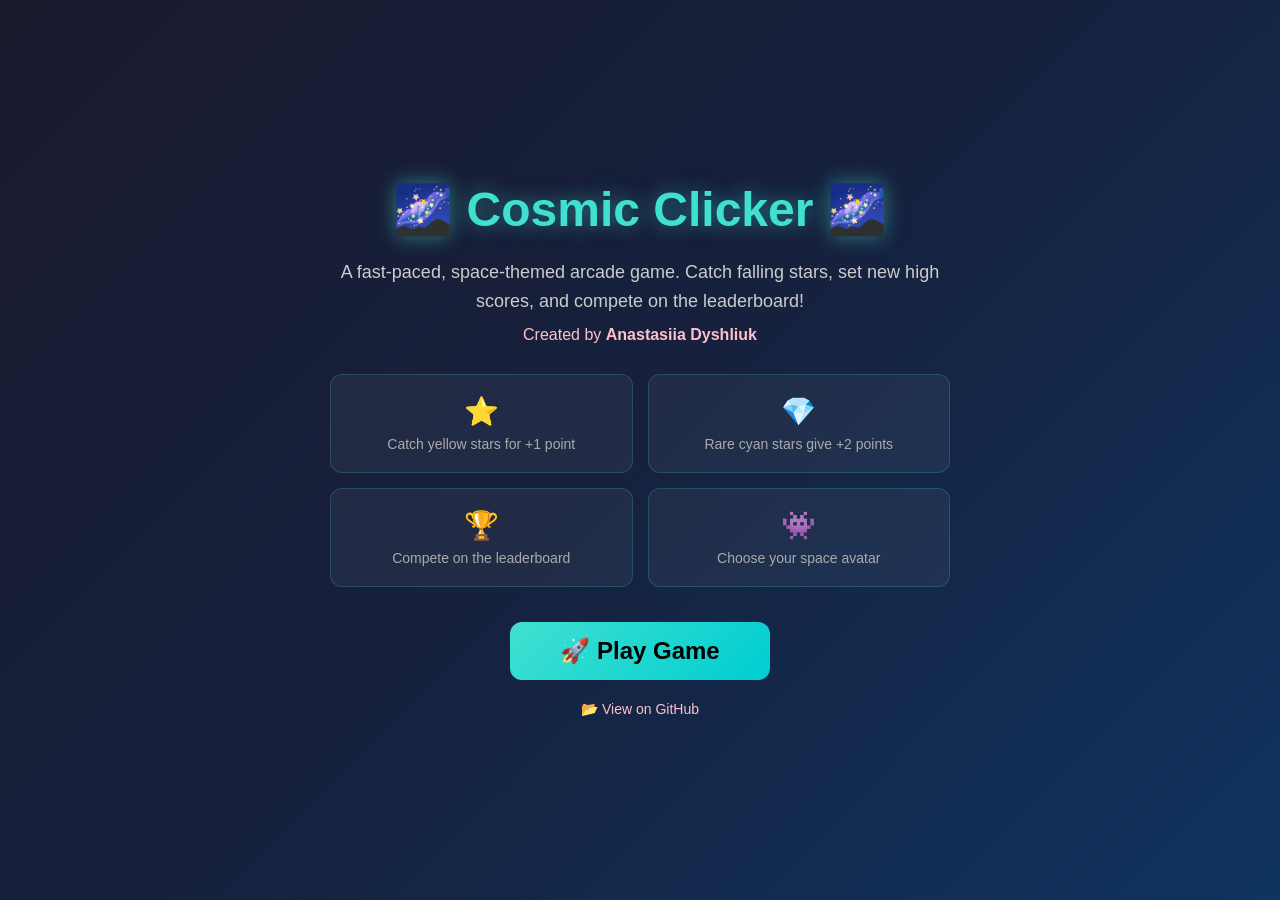
<file: docs/index.html>
<!DOCTYPE html>
<html lang="uk">
<head>
    <meta charset="UTF-8">
    <meta name="viewport" content="width=device-width, initial-scale=1.0">
    <title>Cosmic Clicker 🌌</title>
    <link rel="stylesheet" href="style.css">
</head>
<body>

    <!-- ==================== -->
    <!-- ГОЛОВНА СТОРІНКА -->
    <!-- ==================== -->
    <div id="landing-page">
        <div class="landing-content">
            <h1>🌌 Cosmic Clicker 🌌</h1>
            <p class="landing-description">
                A fast-paced, space-themed arcade game. Catch falling stars,
                set new high scores, and compete on the leaderboard!
            </p>
            <p class="landing-author">Created by <strong>Anastasiia Dyshliuk</strong></p>

            <div class="landing-features">
                <div class="feature-card">
                    <span class="feature-icon">⭐</span>
                    <p>Catch yellow stars for +1 point</p>
                </div>
                <div class="feature-card">
                    <span class="feature-icon">💎</span>
                    <p>Rare cyan stars give +2 points</p>
                </div>
                <div class="feature-card">
                    <span class="feature-icon">🏆</span>
                    <p>Compete on the leaderboard</p>
                </div>
                <div class="feature-card">
                    <span class="feature-icon">👾</span>
                    <p>Choose your space avatar</p>
                </div>
            </div>

            <button class="btn-play" onclick="showStartScreen()">🚀 Play Game</button>

            <div class="landing-links">
                <a href="https://github.com/anastasiia7dyshliuk/Cosmic_Clicker_by_Anastasiia_Dyshliuk" target="_blank">
                    📂 View on GitHub
                </a>
            </div>
        </div>
    </div>

    <!-- ==================== -->
    <!-- ВІКНО 1: СТАРТОВИЙ ЕКРАН -->
    <!-- ==================== -->
    <div id="start-screen">
        <h1>Welcome to Cosmic Clicker! 🌌</h1>

        <label>Enter your nickname:</label>
        <p class="hint">(English letters only, max 15 characters)</p>
        <input type="text" id="nickname-input" maxlength="15" placeholder="Your name...">
        <p id="error-msg"></p>

        <div class="avatar-section">
            <h2>Choose your avatar:</h2>
            <div class="avatar-container" id="avatar-container"></div>
        </div>

        <div class="buttons-row">
            <button class="btn-confirm" onclick="confirmNickname()">Confirm</button>
            <button class="btn-back" onclick="showLanding()">← Back</button>
        </div>
    </div>

    <!-- ==================== -->
    <!-- ВІКНО 2: ІГРОВИЙ ЕКРАН -->
    <!-- ==================== -->
    <div id="game-screen">
        <canvas id="game-canvas"></canvas>

        <div id="player-info">
            <span class="avatar" id="game-avatar">👽</span>
            <span class="name" id="game-name">Player</span>
        </div>

        <div id="hud">
            <div class="high-score" id="high-score-label">Your High Score: 0</div>
            <div class="score" id="score-label">Score: 0</div>
            <div class="game-buttons">
                <button class="btn-game btn-start" id="action-btn" onclick="startGame()">Start</button>
                <button class="btn-game btn-game-exit" onclick="showLanding()">Menu</button>
            </div>
        </div>

        <div id="leaderboard">
            <h3>🏆 Leaderboard</h3>
            <div id="leaderboard-list"></div>
        </div>

        <div id="instructions">⭐ Left-click on a star to catch it! ⭐</div>
        <div id="record-alarm">🚨 NEW RECORD! 🚨</div>
    </div>

    <!-- ==================== -->
    <!-- JAVASCRIPT -->
    <!-- ==================== -->
    <script>
        // -------------------
        // Навігація між екранами
        // -------------------
        function showLanding() {
            document.getElementById("landing-page").style.display = "flex";
            document.getElementById("start-screen").style.display = "none";
            document.getElementById("game-screen").style.display = "none";
            gameRunning = false;
            stars = [];
        }

        function showStartScreen() {
            document.getElementById("landing-page").style.display = "none";
            document.getElementById("start-screen").style.display = "flex";
            document.getElementById("game-screen").style.display = "none";
        }

        // -------------------
        // Змінні
        // -------------------
        let playerName = "";
        let playerAvatar = "👽";
        let selectedAvatar = "👽";
        let score = 0;
        let highScore = 0;
        let gameRunning = false;
        let stars = [];
        let starIdCounter = 0;
        const avatars = ['👽', '🚀', '👨‍🚀', '👾', '🤖', '🛸', '☄️', '🌟', '🌙'];

        // -------------------
        // Canvas
        // -------------------
        const canvas = document.getElementById("game-canvas");
        const ctx = canvas.getContext("2d");

        function resizeCanvas() {
            canvas.width = window.innerWidth;
            canvas.height = window.innerHeight;
        }
        window.addEventListener("resize", resizeCanvas);

        // -------------------
        // Локальна база даних (localStorage)
        // -------------------
        function loadDB() {
            const data = localStorage.getItem("cosmic_clicker_db");
            return data ? JSON.parse(data) : {};
        }

        function saveDB(db) {
            localStorage.setItem("cosmic_clicker_db", JSON.stringify(db));
        }

        function getLeaderboard() {
            const db = loadDB();
            const players = Object.entries(db).map(([name, data]) => ({
                name: name,
                avatar: data.avatar || "👽",
                high_score: data.high_score || 0
            }));
            players.sort((a, b) => b.high_score - a.high_score);
            return players.slice(0, 10);
        }

        // -------------------
        // Аватари
        // -------------------
        const avatarContainer = document.getElementById("avatar-container");
        avatars.forEach((av, index) => {
            const btn = document.createElement("button");
            btn.className = "avatar-btn" + (index === 0 ? " selected" : "");
            btn.textContent = av;
            btn.onclick = () => selectAvatar(av, btn);
            avatarContainer.appendChild(btn);
        });

        function selectAvatar(av, btn) {
            selectedAvatar = av;
            document.querySelectorAll(".avatar-btn").forEach(b => b.classList.remove("selected"));
            btn.classList.add("selected");
        }

        // -------------------
        // Підтвердження нікнейму
        // -------------------
        function confirmNickname() {
            const input = document.getElementById("nickname-input").value.trim();
            const errorMsg = document.getElementById("error-msg");

            if (!input || input.length > 15 || !/^[A-Za-z0-9 ]+$/.test(input)) {
                errorMsg.textContent = "Please reread the username entry conditions and try again.";
                return;
            }

            errorMsg.textContent = "";
            playerName = input;
            playerAvatar = selectedAvatar;

            const db = loadDB();
            if (db[playerName]) {
                highScore = db[playerName].high_score || 0;
                db[playerName].avatar = playerAvatar;
            } else {
                highScore = 0;
                db[playerName] = { high_score: 0, avatar: playerAvatar };
            }
            saveDB(db);

            document.getElementById("start-screen").style.display = "none";
            document.getElementById("game-screen").style.display = "block";
            document.getElementById("game-avatar").textContent = playerAvatar;
            document.getElementById("game-name").textContent = playerName;

            updateHUD();
            updateLeaderboard(getLeaderboard());
            resizeCanvas();
            renderLoop();
        }

        // -------------------
        // Керування грою
        // -------------------
        function startGame() {
            gameRunning = true;
            score = 0;
            stars = [];
            updateHUD();
            const btn = document.getElementById("action-btn");
            btn.textContent = "Stop game";
            btn.className = "btn-game btn-stop";
            btn.onclick = stopGame;
            spawnStar();
        }

        function stopGame() {
            gameRunning = false;
            const btn = document.getElementById("action-btn");
            btn.textContent = "Start again";
            btn.className = "btn-game btn-start";
            btn.onclick = restartGame;
        }

        function restartGame() {
            score = 0;
            stars = [];
            updateHUD();
            startGame();
        }

        function updateHUD() {
            document.getElementById("score-label").textContent = `Score: ${score}`;
            document.getElementById("high-score-label").textContent = `Your High Score: ${highScore}`;
        }

        // -------------------
        // Таблиця лідерів
        // -------------------
        function updateLeaderboard(leaderboard) {
            const list = document.getElementById("leaderboard-list");
            list.innerHTML = "";
            leaderboard.forEach((player, index) => {
                const entry = document.createElement("div");
                entry.className = "leaderboard-entry";
                entry.innerHTML = `
                    <span class="rank">${index + 1}.</span>
                    <span class="lb-avatar">${player.avatar}</span>
                    <span class="lb-name">${player.name}</span>
                    <span class="lb-score">${player.high_score}</span>
                `;
                list.appendChild(entry);
            });
        }

        // -------------------
        // Зірки
        // -------------------
        function spawnStar() {
            if (!gameRunning) return;

            starIdCounter++;
            let size, value, color;

            if (Math.random() < 0.15) {
                size = Math.floor(Math.random() * 11) + 25;
                value = 2;
                color = "cyan";
            } else {
                size = Math.floor(Math.random() * 11) + 15;
                value = 1;
                color = "yellow";
            }

            stars.push({
                id: starIdCounter,
                x: Math.floor(Math.random() * (canvas.width - size - 20)) + 10,
                y: -50,
                size: size,
                speed: Math.random() * 2 + 1,
                value: value,
                color: color
            });

            setTimeout(spawnStar, Math.random() * 500 + 300);
        }

        function moveStars() {
            for (let i = stars.length - 1; i >= 0; i--) {
                stars[i].y += stars[i].speed;
                if (stars[i].y > canvas.height) {
                    stars.splice(i, 1);
                }
            }
        }

        // -------------------
        // Малювання
        // -------------------
        function renderLoop() {
            ctx.clearRect(0, 0, canvas.width, canvas.height);
            moveStars();

            for (const star of stars) {
                ctx.beginPath();
                ctx.arc(star.x + star.size / 2, star.y + star.size / 2, star.size / 2, 0, Math.PI * 2);
                ctx.fillStyle = star.color;
                ctx.fill();
                ctx.closePath();
            }

            requestAnimationFrame(renderLoop);
        }

        // -------------------
        // Клік
        // -------------------
        canvas.addEventListener("click", (event) => {
            if (!gameRunning) return;

            const rect = canvas.getBoundingClientRect();
            const clickX = event.clientX - rect.left;
            const clickY = event.clientY - rect.top;

            for (let i = 0; i < stars.length; i++) {
                const star = stars[i];
                const centerX = star.x + star.size / 2;
                const centerY = star.y + star.size / 2;
                const distance = Math.sqrt((clickX - centerX) ** 2 + (clickY - centerY) ** 2);

                if (distance <= star.size / 2) {
                    score += star.value;
                    stars.splice(i, 1);

                    if (score > highScore) {
                        highScore = score;
                        const db = loadDB();
                        if (db[playerName]) {
                            db[playerName].high_score = highScore;
                        }
                        saveDB(db);
                        showRecordAlarm();
                        updateLeaderboard(getLeaderboard());
                    }

                    updateHUD();
                    break;
                }
            }
        });

        // Курсор
        canvas.addEventListener("mousemove", (event) => {
            if (!gameRunning) { canvas.style.cursor = "default"; return; }
            const rect = canvas.getBoundingClientRect();
            const mouseX = event.clientX - rect.left;
            const mouseY = event.clientY - rect.top;
            let onStar = false;
            for (const star of stars) {
                const cx = star.x + star.size / 2;
                const cy = star.y + star.size / 2;
                if (Math.sqrt((mouseX - cx) ** 2 + (mouseY - cy) ** 2) <= star.size / 2) {
                    onStar = true;
                    break;
                }
            }
            canvas.style.cursor = onStar ? "crosshair" : "default";
        });

        // -------------------
        // Рекорд
        // -------------------
        function showRecordAlarm() {
            const alarm = document.getElementById("record-alarm");
            alarm.textContent = `🚨 NEW RECORD, ${playerName}! 🚨`;
            alarm.style.display = "block";
            setTimeout(() => { alarm.style.display = "none"; }, 3000);
        }
    </script>
</body>
</html>
</file>
<file: docs/style.css>
/* ===========================
   ЗАГАЛЬНІ СТИЛІ
   =========================== */
* {
    margin: 0;
    padding: 0;
    box-sizing: border-box;
}

body {
    font-family: 'Arial', sans-serif;
    overflow: hidden;
    height: 100vh;
    width: 100vw;
    background-color: #000;
}

/* ===========================
   ГОЛОВНА СТОРІНКА (LANDING)
   =========================== */
#landing-page {
    display: flex;
    align-items: center;
    justify-content: center;
    height: 100vh;
    background: linear-gradient(135deg, #1a1a2e 0%, #16213e 50%, #0f3460 100%);
}

.landing-content {
    text-align: center;
    max-width: 700px;
    padding: 40px;
}

.landing-content h1 {
    font-size: 48px;
    color: #40E0D0;
    margin-bottom: 20px;
    text-shadow: 0 0 20px rgba(64, 224, 208, 0.5);
}

.landing-description {
    font-size: 18px;
    color: #ccc;
    line-height: 1.6;
    margin-bottom: 10px;
}

.landing-author {
    font-size: 16px;
    color: #ffc0cb;
    margin-bottom: 30px;
}

.landing-features {
    display: grid;
    grid-template-columns: 1fr 1fr;
    gap: 15px;
    margin-bottom: 35px;
}

.feature-card {
    background-color: rgba(255, 255, 255, 0.05);
    border: 1px solid rgba(64, 224, 208, 0.2);
    border-radius: 12px;
    padding: 20px 15px;
    transition: all 0.3s ease;
}

.feature-card:hover {
    background-color: rgba(64, 224, 208, 0.1);
    border-color: #40E0D0;
    transform: translateY(-3px);
}

.feature-icon {
    font-size: 28px;
    display: block;
    margin-bottom: 8px;
}

.feature-card p {
    color: #aaa;
    font-size: 14px;
}

.btn-play {
    font-size: 24px;
    font-weight: bold;
    padding: 15px 50px;
    background: linear-gradient(135deg, #40E0D0, #00CED1);
    color: #000;
    border: none;
    border-radius: 12px;
    cursor: pointer;
    transition: all 0.3s ease;
    margin-bottom: 20px;
}

.btn-play:hover {
    transform: scale(1.05);
    box-shadow: 0 0 25px rgba(64, 224, 208, 0.5);
}

.landing-links a {
    color: #ffc0cb;
    font-size: 14px;
    text-decoration: none;
    transition: color 0.3s;
}

.landing-links a:hover {
    color: #40E0D0;
    text-decoration: underline;
}

/* ===========================
   ВІКНО 1: СТАРТОВИЙ ЕКРАН
   =========================== */
#start-screen {
    display: none;
    flex-direction: column;
    align-items: center;
    justify-content: center;
    height: 100vh;
    background-color: #ffc0cb;
}

#start-screen h1 {
    font-size: 42px;
    font-weight: bold;
    margin-bottom: 30px;
    color: #333;
}

#start-screen label {
    font-size: 20px;
    font-weight: bold;
    margin-bottom: 5px;
}

.hint {
    font-size: 14px;
    font-style: italic;
    color: #555;
    margin-bottom: 15px;
}

#nickname-input {
    font-size: 20px;
    padding: 10px 20px;
    text-align: center;
    border: 2px solid #ccc;
    border-radius: 8px;
    outline: none;
    margin-bottom: 10px;
    transition: border-color 0.3s ease;
}

#nickname-input:focus {
    border-color: #40E0D0;
}

#error-msg {
    color: red;
    font-weight: bold;
    font-size: 14px;
    min-height: 20px;
    margin-bottom: 15px;
}

/* ===========================
   АВАТАРИ
   =========================== */
.avatar-section h2 {
    font-size: 20px;
    margin-bottom: 10px;
}

.avatar-container {
    display: flex;
    gap: 10px;
    margin-bottom: 30px;
}

.avatar-btn {
    font-size: 28px;
    width: 55px;
    height: 55px;
    border: 3px solid transparent;
    border-radius: 12px;
    background-color: #ffc0cb;
    cursor: pointer;
    transition: all 0.2s ease;
    display: flex;
    align-items: center;
    justify-content: center;
}

.avatar-btn:hover {
    transform: scale(1.15);
}

.avatar-btn.selected {
    background-color: #40E0D0;
    border-color: #00CED1;
}

/* ===========================
   КНОПКИ
   =========================== */
.buttons-row {
    display: flex;
    gap: 15px;
}

.btn-confirm {
    font-size: 22px;
    font-weight: bold;
    padding: 12px 40px;
    background-color: #40E0D0;
    color: #000;
    border: none;
    border-radius: 10px;
    cursor: pointer;
    transition: background-color 0.3s;
}

.btn-confirm:hover {
    background-color: #00CED1;
}

.btn-back {
    font-size: 22px;
    font-weight: bold;
    padding: 12px 40px;
    background-color: #888;
    color: white;
    border: none;
    border-radius: 10px;
    cursor: pointer;
    transition: background-color 0.3s;
}

.btn-back:hover {
    background-color: #666;
}

/* ===========================
   ВІКНО 2: ІГРОВИЙ ЕКРАН
   =========================== */
#game-screen {
    display: none;
    position: relative;
    height: 100vh;
    width: 100vw;
    background-color: #000;
}

#game-canvas {
    display: block;
    width: 100%;
    height: 100%;
    cursor: default;
}

/* ===========================
   ПРОФІЛЬ ГРАВЦЯ
   =========================== */
#player-info {
    position: absolute;
    top: 15px;
    left: 15px;
    display: flex;
    align-items: center;
    background-color: #1a1a1a;
    border: 2px solid #333;
    border-radius: 10px;
    padding: 8px 15px;
    gap: 10px;
}

#player-info .avatar {
    font-size: 36px;
}

#player-info .name {
    font-size: 18px;
    font-weight: bold;
    color: #40E0D0;
}

/* ===========================
   HUD ПАНЕЛЬ
   =========================== */
#hud {
    position: absolute;
    top: 15px;
    left: 50%;
    transform: translateX(-50%);
    text-align: center;
}

#hud .high-score {
    font-size: 22px;
    font-weight: bold;
    color: #ffc0cb;
}

#hud .score {
    font-size: 22px;
    color: white;
}

#hud .game-buttons {
    display: flex;
    gap: 10px;
    margin-top: 8px;
    justify-content: center;
}

.btn-game {
    font-size: 16px;
    font-weight: bold;
    padding: 8px 25px;
    border: none;
    border-radius: 8px;
    cursor: pointer;
    transition: all 0.3s;
}

.btn-start {
    background-color: #40E0D0;
    color: #000;
}

.btn-stop {
    background-color: #ff66cc;
    color: white;
}

.btn-game-exit {
    background-color: #ff4d4d;
    color: white;
}

.btn-game:hover {
    opacity: 0.85;
    transform: scale(1.05);
}

/* ===========================
   ТАБЛИЦЯ ЛІДЕРІВ
   =========================== */
#leaderboard {
    position: absolute;
    top: 15px;
    right: 15px;
    background-color: #1a1a1a;
    border: 2px solid #333;
    border-radius: 10px;
    padding: 12px 18px;
    min-width: 220px;
}

#leaderboard h3 {
    color: #40E0D0;
    font-size: 18px;
    margin-bottom: 10px;
    text-align: center;
}

.leaderboard-entry {
    display: flex;
    justify-content: space-between;
    align-items: center;
    padding: 4px 0;
    color: white;
    font-size: 14px;
    border-bottom: 1px solid #333;
}

.leaderboard-entry:last-child {
    border-bottom: none;
}

.leaderboard-entry .rank {
    color: #ffff99;
    font-weight: bold;
    width: 25px;
}

.leaderboard-entry .lb-avatar {
    font-size: 18px;
    width: 25px;
}

.leaderboard-entry .lb-name {
    flex: 1;
    margin-left: 8px;
    color: #ccc;
}

.leaderboard-entry .lb-score {
    color: #ffc0cb;
    font-weight: bold;
}

/* ===========================
   ІНСТРУКЦІЯ
   =========================== */
#instructions {
    position: absolute;
    bottom: 80px;
    left: 50%;
    transform: translateX(-50%);
    color: #ffff99;
    font-size: 18px;
    font-weight: bold;
}

/* ===========================
   ПОВІДОМЛЕННЯ ПРО РЕКОРД
   =========================== */
#record-alarm {
    display: none;
    position: absolute;
    top: 50%;
    left: 50%;
    transform: translate(-50%, -50%);
    color: cyan;
    font-size: 42px;
    font-weight: bold;
    text-align: center;
    text-shadow: 0 0 20px cyan;
    animation: pulse 0.5s ease-in-out infinite alternate;
}

@keyframes pulse {
    from { transform: translate(-50%, -50%) scale(1); }
    to { transform: translate(-50%, -50%) scale(1.1); }
}
</file>
